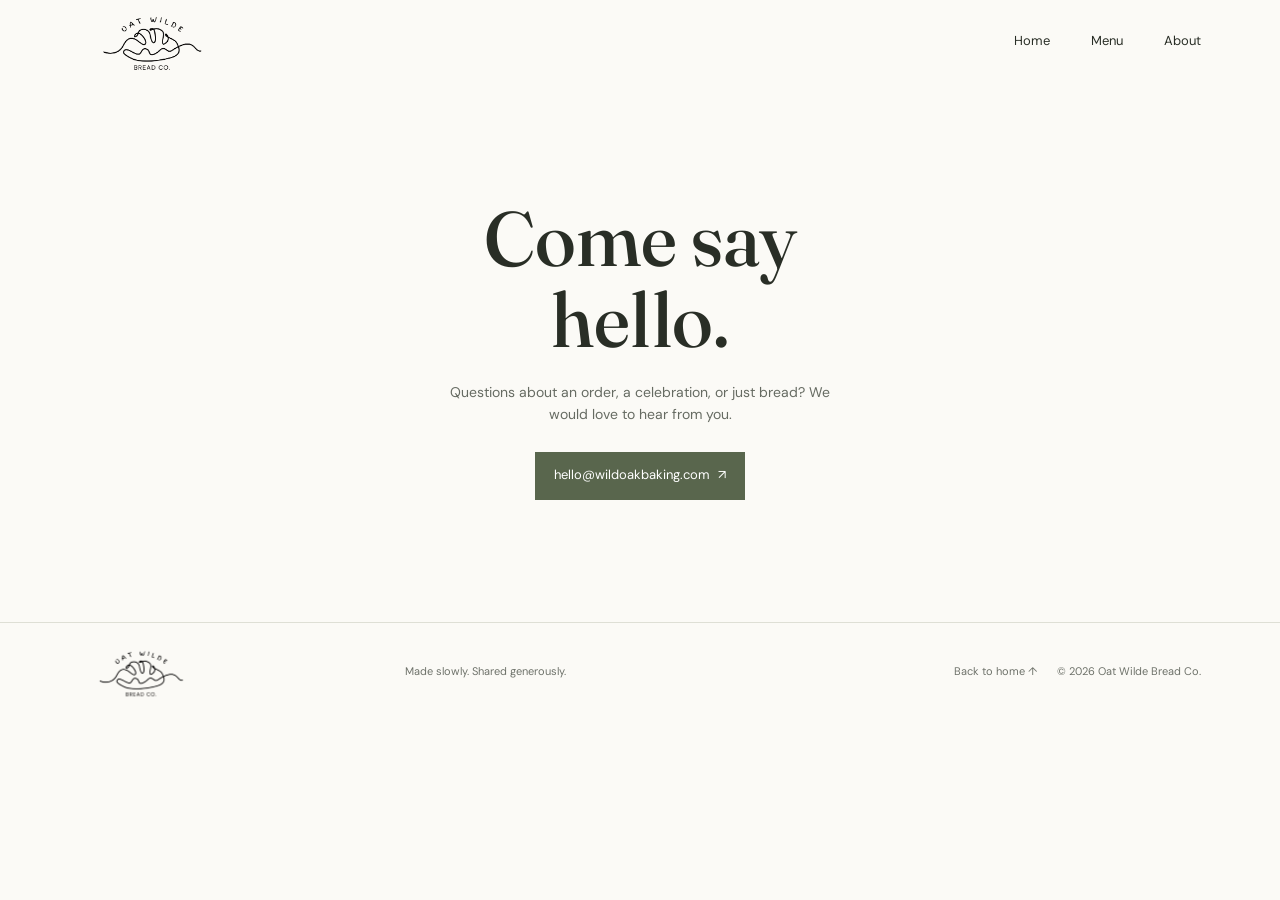
<file: about.html>
<!doctype html>
<html lang="en">
<head>
  <meta charset="utf-8">
  <meta name="viewport" content="width=device-width, initial-scale=1">
  <meta name="theme-color" content="#fbfaf6">
  <meta name="description" content="Meet the people and patient, hands-on process behind Oat Wilde Bread Co.">
  <title>About | Oat Wilde Bread Co.</title>
  <link rel="preconnect" href="https://fonts.googleapis.com">
  <link rel="preconnect" href="https://fonts.gstatic.com" crossorigin>
  <link href="https://fonts.googleapis.com/css2?family=DM+Sans:wght@400;500;600&family=Fraunces:opsz,wght@9..144,500;9..144,600&display=swap" rel="stylesheet">
  <link rel="stylesheet" href="styles.css">
  <script src="script.js" defer></script>
</head>
<body>
  <header class="site-header">
    <a class="wordmark" href="index.html#home" aria-label="Oat Wilde Bread Co. home">
      <img class="brand-logo" src="OAT%20WILDE.png" alt="Oat Wilde Bread Co.">
    </a>
    <button class="menu-toggle" type="button" aria-expanded="false" aria-controls="site-nav" aria-label="Open navigation">
      <span></span><span></span>
    </button>
    <nav class="site-nav" id="site-nav" aria-label="Main navigation">
      <a href="index.html">Home</a>
      <a href="menu.html">Menu</a>
      <a href="about.html" aria-current="page">About</a>
    </nav>
  </header>

  <main>
   

    <section class="hello section-wrap" id="hello">
      
      <h2>Come say<br>hello.</h2>
      <p class="hello-copy">Questions about an order, a celebration, or just bread? We would love to hear from you.</p>
      <a class="button button-dark" href="mailto:hello@wildoakbaking.com?subject=Hello%20Oat%20Wilde%20Bread%20Co.">hello@wildoakbaking.com <span aria-hidden="true">↗</span></a>
    </section>
  </main>

  <footer class="site-footer">
    <a class="wordmark footer-wordmark" href="index.html#home" aria-label="Oat Wilde Bread Co. home"><img class="brand-logo" src="OAT%20WILDE.png" alt=""></a>
    <p>Made slowly. Shared generously.</p>
    <a href="index.html#home" class="back-top">Back to home ↑</a>
    <small>© 2026 Oat Wilde Bread Co.</small>
  </footer>
</body>
</html>
</file>
<file: styles.css>
:root {
  color-scheme: light;
  --paper: #fbfaf6;
  --white: #fff;
  --ink: #292e26;
  --olive: #59664d;
  --clay: #b97455;
  --line: #dedfd5;
  --serif: "Fraunces", Georgia, serif;
  --sans: "DM Sans", "Helvetica Neue", sans-serif;
}

* { box-sizing: border-box; }
html { scroll-behavior: smooth; }
body { margin: 0; background: var(--paper); color: var(--ink); font-family: var(--sans); font-size: 16px; line-height: 1.6; }
a { color: inherit; text-decoration: none; }
button { font: inherit; }

.site-header { position: relative; z-index: 5; display: flex; align-items: center; justify-content: space-between; min-height: 82px; padding: 0 6.2vw; background: var(--paper); }
.wordmark { display: inline-flex; align-items: center; line-height: 1; }
.brand-logo { display: block; width: 146px; height: 76px; object-fit: cover; object-position: center 53%; }
.wordmark-mark { display: grid; width: 34px; height: 34px; place-items: center; border: 1px solid var(--olive); border-radius: 50%; color: var(--olive); font-size: 17px; }
.wordmark-light { color: var(--olive); font-weight: 500; }
.site-nav { display: flex; align-items: center; gap: clamp(22px, 3.2vw, 48px); font-size: 13px; }
.site-nav a:hover, .back-top:hover { color: var(--clay); }
.text-link span, .button span { margin-left: 8px; }
.menu-toggle { display: none; }

.hero { position: relative; display: flex; min-height: min(690px, calc(100svh - 82px)); align-items: center; overflow: hidden; background: #b9ad91; color: var(--white); }
.hero-image, .hero-shade { position: absolute; inset: 0; width: 100%; height: 100%; }
.hero-image { object-fit: cover; object-position: center 53%; }
.hero-shade { background: rgba(30, 34, 28, .38); }
.hero-copy { position: relative; z-index: 1; width: min(580px, 70vw); margin-left: 11.5vw; padding: 64px 0 74px; animation: arrive .75s both; }
.eyebrow { margin: 0 0 20px; font-size: 11px; font-weight: 600; letter-spacing: .12em; text-transform: uppercase; }
.hero h1 { margin: 0; font-family: var(--serif); font-size: clamp(66px, 8.6vw, 118px); font-weight: 500; line-height: .91; }
.hero h1 span { color: #f0d2ad; }
.hero-intro { margin: 28px 0 31px; font-size: 18px; line-height: 1.55; }
.button { display: inline-flex; align-items: center; min-height: 48px; padding: 0 19px; font-size: 13px; transition: background .2s ease, color .2s ease, transform .2s ease; }
.button:hover { transform: translateY(-2px); }
.button-light { background: var(--paper); color: var(--ink); }
.button-light:hover { background: #efe8dc; }
.hero-note { position: absolute; right: 6.2vw; bottom: 26px; margin: 0; font-family: var(--serif); font-size: 17px; font-style: italic; }

.section-wrap { padding-right: 11.5vw; padding-left: 11.5vw; }
.bakes { display: grid; grid-template-columns: .8fr 1.2fr; column-gap: 10%; padding-top: 126px; padding-bottom: 112px; }
.section-heading h2, .story-copy h2, .hello h2 { margin: 0; font-family: var(--serif); font-size: clamp(42px, 5vw, 66px); font-weight: 500; line-height: 1.06; }
.eyebrow-olive { color: var(--olive); }
.section-heading > p:last-child { max-width: 340px; margin: 22px 0 0; color: #666b62; font-size: 14px; }
.bake-list { border-top: 1px solid var(--line); }
.bake-item { display: grid; grid-template-columns: 34px 1fr 24px; gap: 18px; align-items: start; padding: 24px 0; border-bottom: 1px solid var(--line); }
.bake-number { padding-top: 4px; color: var(--clay); font-size: 11px; }
.bake-item h3 { margin: 0 0 5px; font-family: var(--serif); font-size: 23px; font-weight: 500; }
.bake-item p { max-width: 420px; margin: 0; color: #666b62; font-size: 13px; }
.bake-mark { padding-top: 2px; color: var(--clay); font-size: 17px; }
.bakes-footer { grid-column: 2; display: flex; align-items: center; justify-content: space-between; gap: 20px; padding-top: 22px; }
.bakes-footer p { margin: 0; color: #666b62; font-size: 12px; }
.text-link { display: inline-block; border-bottom: 1px solid var(--clay); padding-bottom: 4px; color: var(--ink); font-size: 13px; white-space: nowrap; }
.text-link:hover { color: var(--clay); }

.story { display: grid; grid-template-columns: 1.05fr .95fr; min-height: 570px; background: #f0f0e9; }
.story-image-wrap { position: relative; min-height: 500px; overflow: hidden; }
.story-image-wrap img { width: 100%; height: 100%; position: absolute; inset: 0; object-fit: cover; }
.image-caption { position: absolute; right: 20px; bottom: 18px; padding: 7px 11px; background: var(--paper); color: var(--olive); font-family: var(--serif); font-size: 14px; font-style: italic; }
.story-copy { align-self: center; max-width: 550px; padding: 80px clamp(40px, 8vw, 120px); }
.story-copy h2 { margin-bottom: 22px; }
.story-copy > p:not(.eyebrow) { color: #60655d; font-size: 14px; }
.story-copy .text-link { margin-top: 14px; }

.hello { display: flex; flex-direction: column; align-items: center; padding-top: 116px; padding-bottom: 122px; text-align: center; }
.hello .eyebrow { margin-bottom: 16px; }
.hello h2 { font-size: clamp(48px, 6vw, 78px); }
.hello-copy { max-width: 380px; margin: 20px 0 26px; color: #666b62; font-size: 14px; }
.button-dark { background: var(--olive); color: var(--white); }
.button-dark:hover { background: var(--ink); }

.site-footer { display: grid; grid-template-columns: 1fr 1fr 1fr auto; align-items: center; gap: 20px; min-height: 100px; padding: 18px 6.2vw; border-top: 1px solid var(--line); }
.footer-wordmark .brand-logo { width: 124px; height: 62px; }
.site-footer p, .site-footer small, .back-top { margin: 0; color: #6e726a; font-size: 11px; }
.back-top { justify-self: end; }

.page-intro { max-width: 950px; padding: 96px 11.5vw 64px; }
.page-intro h1, .about-story h1 { margin: 0; font-family: var(--serif); font-size: clamp(58px, 7.5vw, 92px); font-weight: 500; line-height: .98; }
.page-intro > p:last-child { max-width: 480px; margin: 24px 0 0; color: #666b62; font-size: 14px; }
.menu-board { max-width: 1120px; padding-bottom: 94px; }
.menu-item { display: grid; grid-template-columns: 36px 64px minmax(210px, .8fr) 1.2fr auto; gap: 18px; align-items: center; padding: 19px 0; border-top: 1px solid var(--line); }
.menu-item:last-child { border-bottom: 1px solid var(--line); }
.menu-number { color: var(--clay); font-size: 11px; align-self: baseline; }
.menu-photo { width: 64px; height: 64px; border-radius: 8px; object-fit: cover; background: #f0f0e9; }
.menu-photo-empty { display: block; }
.menu-item h2 { margin: 0; font-family: var(--serif); font-size: 22px; font-weight: 500; }
.menu-item p { max-width: 460px; margin: 0; color: #666b62; font-size: 13px; }
.menu-price { color: var(--ink); font-family: var(--serif); font-size: 17px; white-space: nowrap; }
.menu-item.is-unavailable { opacity: .55; }
.menu-item.is-unavailable .menu-price { text-decoration: line-through; }
.menu-unavailable-badge { display: inline-block; margin-top: 4px; padding: 2px 8px; border-radius: 999px; background: #f0f0e9; color: var(--clay); font-size: 11px; font-weight: 600; letter-spacing: .03em; text-transform: uppercase; }
.menu-note { display: flex; flex-direction: column; align-items: center; padding: 56px 25px 64px; background: #f0f0e9; text-align: center; }
.menu-note .eyebrow { margin-bottom: 10px; }
.menu-note > p:not(.eyebrow) { max-width: 490px; margin: 0 0 22px; color: #666b62; font-size: 14px; }
.about-story { min-height: 620px; }
.about-story .story-image-wrap { min-height: 620px; }
.about-story .story-copy { padding-right: clamp(40px, 7vw, 100px); padding-left: clamp(40px, 7vw, 100px); }
.about-story h1 { margin-bottom: 22px; font-size: clamp(52px, 5.7vw, 72px); }
.values-section { display: grid; grid-template-columns: .8fr 1.2fr; gap: 10%; padding: 96px 11.5vw 105px; background: #f0f0e9; }
.values-heading h2 { margin: 0; font-family: var(--serif); font-size: clamp(42px, 5vw, 62px); font-weight: 500; line-height: 1.06; }
.value-item { display: grid; grid-template-columns: 34px 1fr; gap: 18px; padding: 18px 0; border-top: 1px solid #d8dbd0; }
.value-item > span { padding-top: 5px; color: var(--clay); font-size: 11px; }
.value-item h3 { margin: 0 0 3px; font-family: var(--serif); font-size: 23px; font-weight: 500; }
.value-item p { margin: 0; color: #666b62; font-size: 13px; }

.reveal { opacity: 0; transform: translateY(16px); transition: opacity .55s ease, transform .55s ease; }
.reveal.is-visible { opacity: 1; transform: translateY(0); }
@keyframes arrive { from { opacity: 0; transform: translateY(12px); } to { opacity: 1; transform: translateY(0); } }

@media (max-width: 760px) {
  .site-header { min-height: 70px; padding: 0 22px; }
  .brand-logo { width: 132px; height: 68px; }
  .menu-toggle { display: flex; width: 42px; height: 42px; flex-direction: column; align-items: center; justify-content: center; gap: 6px; border: 1px solid var(--line); background: transparent; color: var(--ink); }
  .menu-toggle span { width: 16px; height: 1px; background: currentColor; transition: transform .2s ease; }
  .menu-toggle[aria-expanded="true"] span:first-child { transform: translateY(3.5px) rotate(45deg); }
  .menu-toggle[aria-expanded="true"] span:last-child { transform: translateY(-3.5px) rotate(-45deg); }
  .site-nav { position: absolute; top: 70px; right: 0; left: 0; display: none; align-items: stretch; gap: 0; padding: 8px 22px 20px; background: var(--paper); box-shadow: 0 12px 16px rgba(41, 46, 38, .08); }
  .site-nav.is-open { display: flex; flex-direction: column; }
  .site-nav a { padding: 13px 0; border-bottom: 1px solid var(--line); }
  .hero { min-height: min(700px, calc(100svh - 70px)); }
  .hero-image { object-position: 57% center; }
  .hero-shade { background: rgba(30, 34, 28, .42); }
  .hero-copy { width: auto; margin: 0 26px; padding: 62px 0 78px; }
  .hero h1 { font-size: clamp(66px, 16vw, 94px); }
  .hero-intro { font-size: 16px; }
  .hero-note { right: 22px; bottom: 18px; font-size: 15px; }
  .section-wrap { padding-right: 25px; padding-left: 25px; }
  .bakes { grid-template-columns: 1fr; row-gap: 42px; padding-top: 82px; padding-bottom: 78px; }
  .section-heading h2, .story-copy h2 { font-size: 48px; }
  .bakes-footer { grid-column: 1; align-items: flex-start; flex-direction: column; }
  .story { grid-template-columns: 1fr; }
  .story-image-wrap { min-height: 360px; }
  .story-copy { padding: 68px 26px 74px; }
  .page-intro { padding: 74px 25px 45px; }
  .page-intro h1 { font-size: 62px; }
  .menu-board { padding-bottom: 68px; }
  .menu-item { grid-template-columns: 28px 52px 1fr; gap: 8px 14px; }
  .menu-item h2 { font-size: 21px; }
  .menu-item p { grid-column: 3; }
  .menu-price { grid-column: 3; }
  .menu-photo { width: 52px; height: 52px; }
  .about-story .story-image-wrap { min-height: 360px; }
  .about-story .story-copy { padding: 62px 26px 70px; }
  .about-story h1 { font-size: 54px; }
  .values-section { grid-template-columns: 1fr; gap: 34px; padding: 70px 25px; }
  .hello { padding-top: 82px; padding-bottom: 88px; }
  .hello h2 { font-size: 58px; }
  .site-footer { grid-template-columns: 1fr auto; gap: 15px; padding: 24px 25px; }
  .site-footer p { grid-row: 2; }
  .back-top { grid-column: 2; grid-row: 1; }
  .site-footer small { grid-column: 2; grid-row: 2; }
}

@media (prefers-reduced-motion: reduce) {
  *, *::before, *::after { scroll-behavior: auto !important; animation-duration: .01ms !important; animation-iteration-count: 1 !important; transition-duration: .01ms !important; }
  .reveal { opacity: 1; transform: none; }
}

.admin-gate { display: flex; min-height: 70vh; flex-direction: column; align-items: center; justify-content: center; gap: 18px; padding: 40px 25px; text-align: center; }
.admin-gate input { min-height: 44px; width: min(280px, 80vw); padding: 0 14px; border: 1px solid var(--line); border-radius: 4px; font: inherit; }
.admin-wrap { max-width: 980px; padding: 56px 11.5vw 100px; }
.admin-wrap h1 { margin: 0 0 8px; font-family: var(--serif); font-size: clamp(38px, 5vw, 54px); font-weight: 500; }
.admin-note { max-width: 560px; margin: 0 0 40px; color: #666b62; font-size: 13px; }
.admin-card { padding: 22px 24px; margin-bottom: 18px; background: var(--white); border: 1px solid var(--line); border-radius: 10px; }
.admin-card h2 { margin: 0 0 16px; font-family: var(--serif); font-size: 20px; font-weight: 500; }
.admin-field { display: flex; flex-direction: column; gap: 6px; margin-bottom: 14px; }
.admin-field label { font-size: 11px; font-weight: 600; letter-spacing: .04em; text-transform: uppercase; color: #666b62; }
.admin-field input, .admin-field textarea { padding: 10px 12px; border: 1px solid var(--line); border-radius: 4px; font: inherit; background: var(--paper); }
.admin-field textarea { min-height: 70px; resize: vertical; }
.admin-row { display: grid; grid-template-columns: 1fr 1fr; gap: 14px; }
.admin-preview { display: flex; align-items: center; gap: 12px; margin-bottom: 14px; }
.admin-preview img { width: 64px; height: 64px; object-fit: cover; border-radius: 8px; background: #f0f0e9; }
.admin-actions { display: flex; align-items: center; justify-content: space-between; gap: 12px; }
.admin-btn { min-height: 40px; padding: 0 16px; border: none; border-radius: 4px; background: var(--olive); color: var(--white); font-size: 13px; cursor: pointer; transition: background .2s ease; }
.admin-btn:hover { background: var(--ink); }
.admin-btn-danger { background: transparent; color: var(--clay); border: 1px solid var(--clay); }
.admin-btn-danger:hover { background: var(--clay); color: var(--white); }
.admin-status { min-height: 18px; margin: 0 0 20px; font-size: 12px; color: var(--olive); }
.admin-checkbox { display: flex; align-items: center; gap: 8px; margin-bottom: 14px; font-size: 13px; }
.admin-checkbox input { width: auto; }
@media (max-width: 760px) {
  .admin-wrap { padding: 44px 22px 80px; }
  .admin-row { grid-template-columns: 1fr; }
}
</file>
